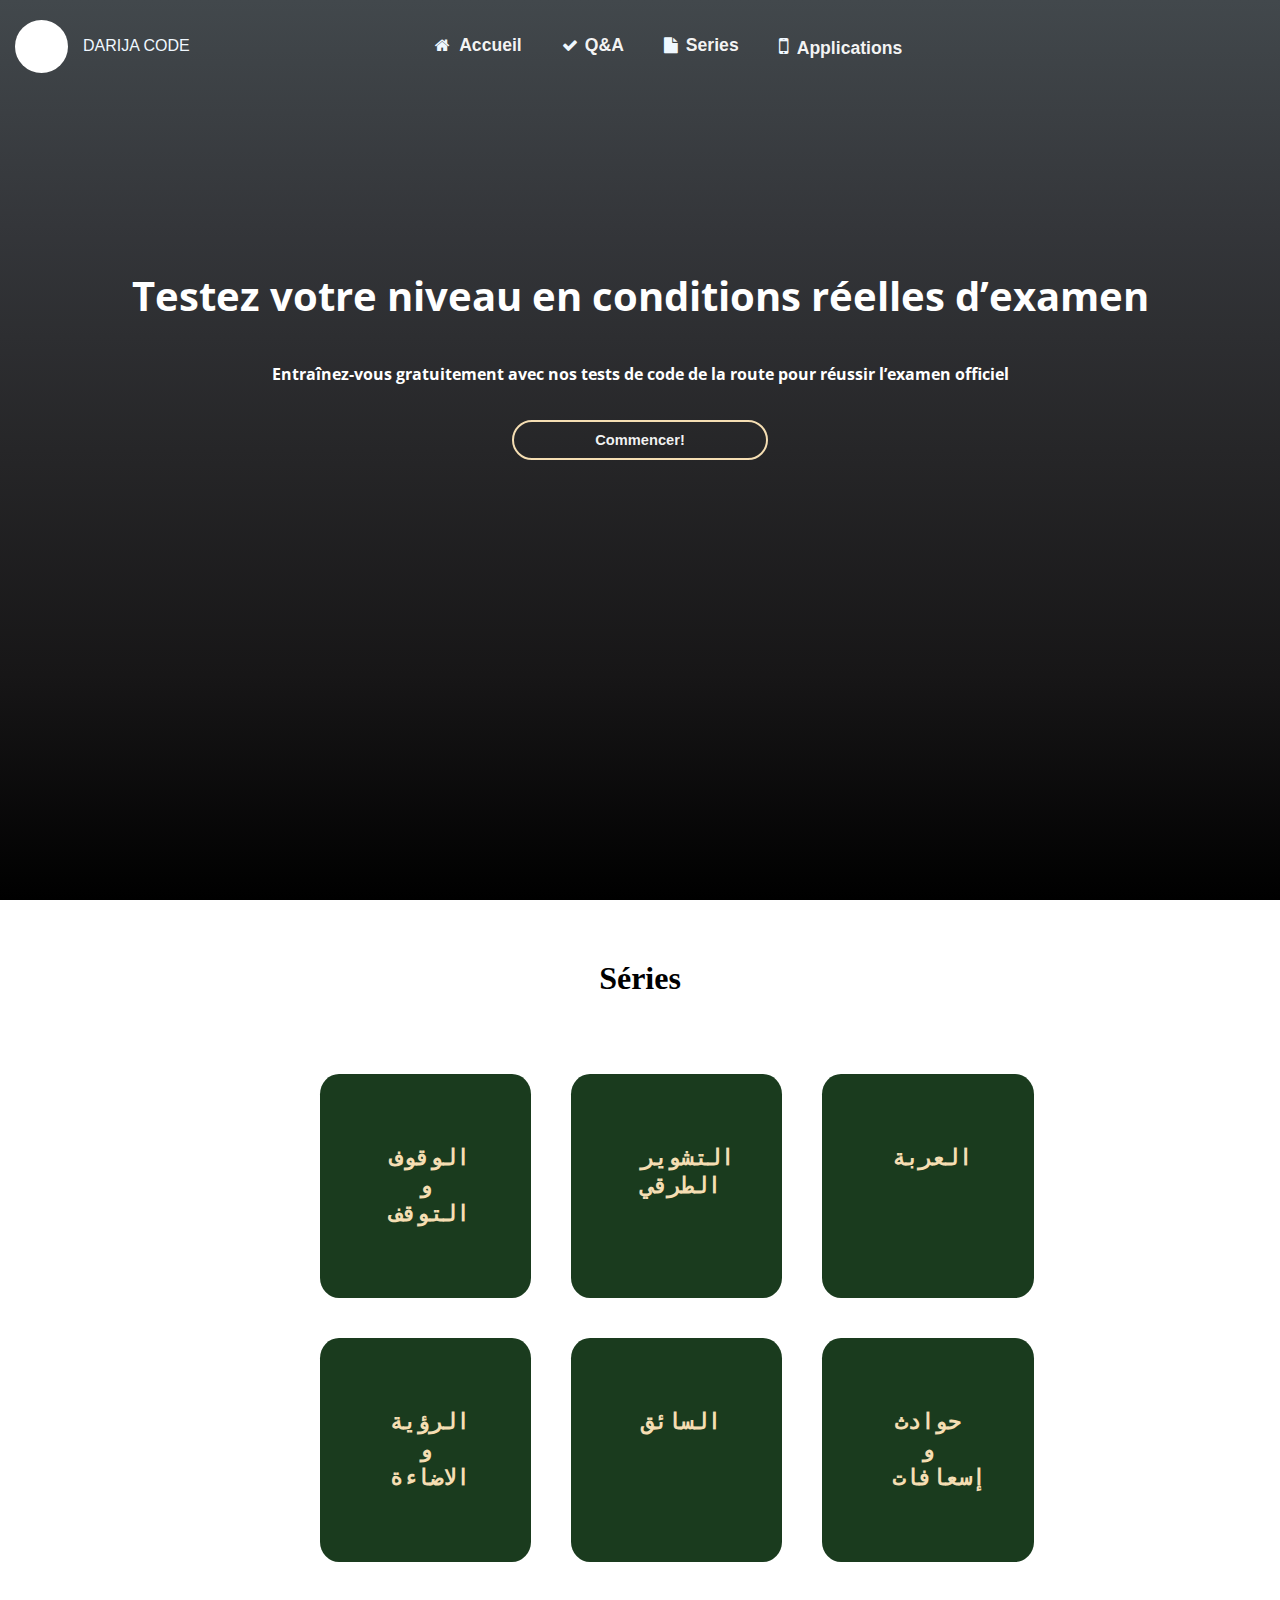
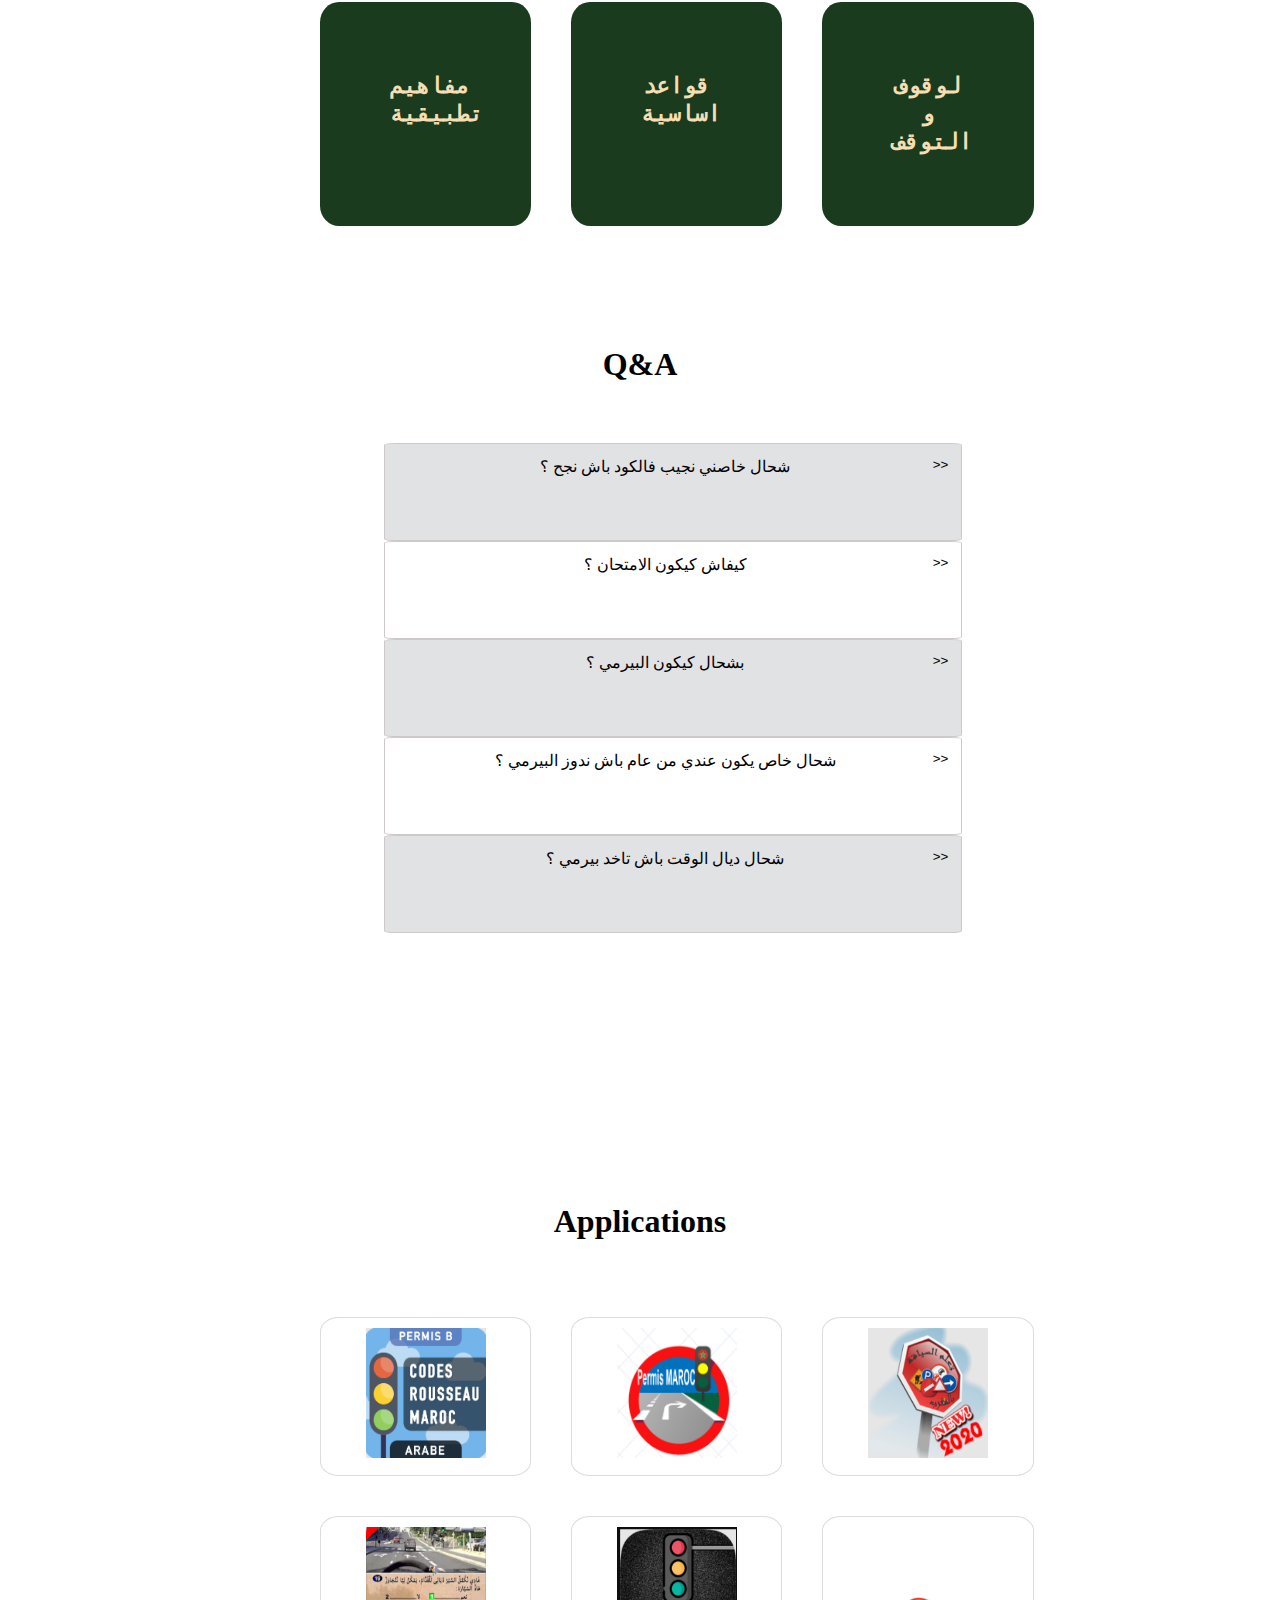
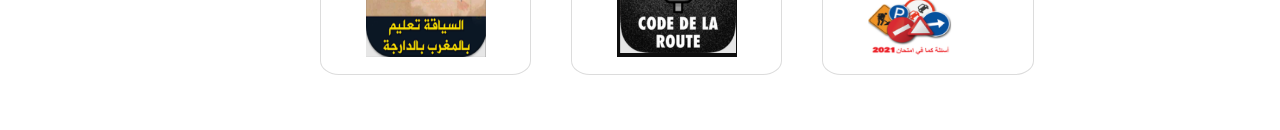
<file: index.html>
<!DOCTYPE html>
<html lang="en">

<head>
    <meta charset="UTF-8">
    <meta http-equiv="X-UA-Compatible" content="IE=edge">
    <meta name="viewport" content="width=device-width, initial-scale=1.0">
    <title>Darija Code</title>
    <link rel="stylesheet" href="style.css">
    <link href="https://cdn.jsdelivr.net/npm/bootstrap@5.1.3/dist/css/bootstrap.min.css" rel="stylesheet"
        integrity="sha384-1BmE4kWBq78iYhFldvKuhfTAU6auU8tT94WrHftjDbrCEXSU1oBoqyl2QvZ6jIW3" crossorigin="anonymous">
    <script src="js.js"></script>
    <link rel="preconnect" href="https://fonts.googleapis.com">
    <link rel="preconnect" href="https://fonts.gstatic.com" crossorigin>
    <link href="https://fonts.googleapis.com/css2?family=Open+Sans&display=swap" rel="stylesheet">
    <link rel="stylesheet" href="https://cdnjs.cloudflare.com/ajax/libs/font-awesome/4.7.0/css/font-awesome.min.css">
    <link href="http://maxcdn.bootstrapcdn.com/font-awesome/4.1.0/css/font-awesome.min.css" rel="stylesheet">
    <link rel="preconnect" href="https://fonts.googleapis.com">
    <link rel="preconnect" href="https://fonts.gstatic.com" crossorigin>
    <link href="https://fonts.googleapis.com/css2?family=Open+Sans&display=swap" rel="stylesheet">


    <link rel="preconnect" href="https://fonts.googleapis.com">
    <link rel="preconnect" href="https://fonts.gstatic.com" crossorigin>
    <link href="https://fonts.googleapis.com/css2?family=Open+Sans&display=swap" rel="stylesheet">
    <link rel="preconnect" href="https://fonts.googleapis.com">
    <link rel="preconnect" href="https://fonts.gstatic.com" crossorigin>
    <link href="https://fonts.googleapis.com/css2?family=Open+Sans&display=swap" rel="stylesheet">
    <style>

    </style>


</head>


<body>
    <section class="landing-page">
        <nav>
            <ul>



                <li>
                    <div class="logo-image">
                        <img src="code.jpg" class="img-fluid">

                    </div>
                </li>

                <li style="margin-left: -25px; padding-right: 230px;"> <a href="#"></a>DARIJA CODE</a></li>

                <li style=><i class="fa fa-home" style="padding-right: 5px;"></i>

                    <a href="#">Accueil</a>
                </li>


                <li><i class="fa fa-check" style="padding-right: 7px;
                    "></i><a href="#q">Q&A</a></li>


                <li><i class="fa fa-file" style="padding-right: 8px;"></i><a href="#serie">Series</a></li>

                <li><i class="fa fa-mobile" style="padding-right: 8px;  font-size: 1.4em;"></i><a
                        href="#a">Applications</a>
                </li>


            </ul>


        </nav>


        <p>Testez votre niveau en conditions réelles d’examen

        </p>
        <p>Entraînez-vous gratuitement avec nos tests de code de la route pour réussir l’examen officiel</p>
        <div>

            <button type="submit"><a href="#serie"> Commencer!</a></button>
        </div>


    </section>


    <section class="series">

        <p> <a name="serie">Séries</a>
        </p>

        <div class="silsilat">
            <div class="silsila"><a target="_blank" href=" test.html"> الوقوف و التوقف</a></div>
            <div class="silsila"><a target="_blank" href="test.html">التشوير الطرقي </a></div>
            <div class="silsila"><a target="_blank" href="test.html"> العربة</a></div>
            <div class="silsila"><a target="_blank" href="test.html"> الرؤية و الاضاءة</a></div>
            <div class="silsila"><a target="_blank" href="test.html"> السائق</a></div>
            <div class="silsila"><a target="_blank" href="test.html"> حوادث و إسعافات</a></div>
            <div class="silsila"><a target="_blank" href="test.html"> مفاهيم تطبيقية</a></div>
            <div class="silsila"><a target="_blank" href="test.html"> قواعد اساسية</a></div>
            <div class="silsila"><a href="test.html"> لوقوف و التوقف</a></div>



        </div>

    </section>
    <section class="questions">


        <p> <a name="q"> Q&A</a></p>

        <div class="contenu">
            <div class="qst impair">شحال خاصني نجيب فالكود باش نجح ؟<button id="q1"> >></button>
            </div>
            <div id="r1">ما بين 32 و 40</div>


            <div class="qst pair">كيفاش كيكون الامتحان ؟<button id="q2"> >></button></div>
            <div id="r2">الامتحإن الاول كيكون فالكود (اسئلة) و الثاني فيه السياقة</div>

            <div class="qst impair">بشحال كيكون البيرمي ؟<button id="q3"> >></button></div>
            <div id="r3">2500dh</div>



            <div class="qst pair">شحال خاص يكون عندي من عام باش ندوز البيرمي ؟<button id="q4"> >></button></div>
            <div id="r4">18 ans</div>


            <div class="qst impair ">شحال ديال الوقت باش تاخد بيرمي ؟<button id="q5"> >></button></div>
            <div id="r5">على حساب مدرسة السياقة لي نتا فيها</div>




        </div>

    </section>
    <section class="application">

        <p> <a name="a"> Applications</a></p>

        <div class="apps">
            <div class="app"><a
                    href="https://play.google.com/store/apps/details?id=codes.rousseau.maroc&hl=fr&gl=US"><img
                        src="images/app1.png"></a></div>
            <div class="app"><a href=https://apps.apple.com/al/app/permis-maroc/id1553925717><img
                        src="images/app2.png"></a></div>
            <div class="app"><a href=https://apkpure.com/permis-maroc-2020/com.permis.codemaroc><img
                        src="images/app3.png"></a></div>
            <div class="app"><a
                    href=https://apkgk.com/fr/com.siya9a.maroc.darija.jadid.casablanca.maroc.permis.rokhsat.siya9a><img
                        src="images/app.png"></a></div>
            <div class="app"><a
                    href=https://apkpure.com/code-de-la-route-2021/com.codedelaroute.permisecole.permisdeconduire.app><img
                        src="images/app5.png"></a></div>
            <div class="app"><a
                    href=https://apkpure.com/%D8%B3%D9%84%D8%A7%D8%B3%D9%84-%D8%AA%D8%B9%D9%84%D9%8A%D9%85-%D8%A7%D9%84%D8%B3%D9%8A%D8%A7%D9%82%D8%A9-%D8%A3%D8%B3%D8%A6%D9%84%D8%A9-%D9%83%D9%85%D8%A7-%D9%81%D9%8A-%D8%A7%D9%85%D8%AA%D8%AD%D8%A7%D9%86/com.auto.ecole.maroc><img
                        src="images/app6.png"></a></div>

        </div>

    </section>



    <script type="text/javascript" src="js.js"></script>
</body>

</html>
</file>
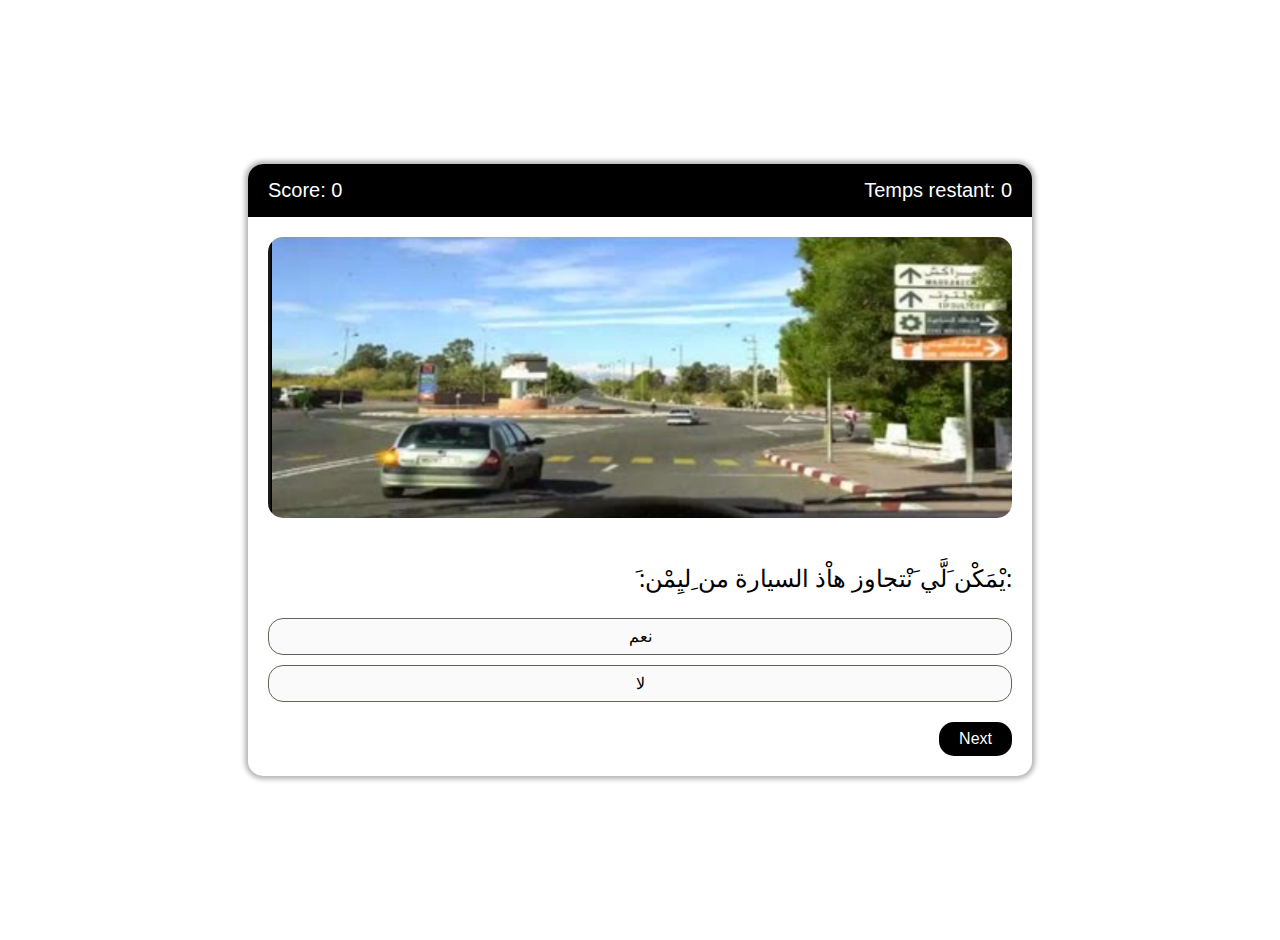
<file: test.html>
<!DOCTYPE html>
<html lang="en">

<head>
    <link rel="stylesheet" type="" href="test.css">
<link rel="preconnect" href="https://fonts.googleapis.com">
<link rel="preconnect" href="https://fonts.gstatic.com" crossorigin>
<link href="https://fonts.googleapis.com/css2?family=Open+Sans&display=swap" rel="stylesheet">
</head>


<body>

    <div class="box">
        <div class="header">
            <span> Score: <span id="score">0</span> </span>
            <span> Temps restant: <span id="number">0</span> </span>

        </div>
        <div class="qa_body">
            <div class="QST active">
                <img src="images/p1.png" alt="qst1">

                <div class="soal">
                    <p>َ :يْمَكْن َلَّي َنْتجاوز هاْذ السيارة من ِليِمْن:</p>
                </div>
                <div class="input">
                    <input type="radio" name="a1" valid="valid">
                    <span>نعم</span>
                </div>
                <div class="input">
                    <input type="radio" name="a1">
                    <span>لا</span>
                </div>
            </div>
            <div class="QST">
                <img src="images/p2.png" alt="qst2">
                <div class="soal">
                    <p>َ :يْمَكْن َلَّي َنْتجاوز هاْذ الراجلين</p>
                </div>

                <div class="input">
                    <input type="radio" name="a2">
                    <span>نعم</span>
                </div>
                <div class="input">
                    <input type="radio" name="a2" valid="valid">
                    <span>لا</span>
                </div>
            </div>
            <div class="QST">
                <img src="images/p3.png" alt="qst3">

                <div class="soal">
                    <p>َ :نتجاوز بسرعة </p>
                </div>
                <div class="input">
                    <input type="radio" name="a3">

                    <span>نعم</span>
                </div>
                <div class="input">
                    <input type="radio" name="a3">
                    <span>لا</span>

                </div>

            </div>
            <div class="QST">
                <img src="images/p4.png" alt="qst4">
                <div class="soal">
                    <p>َ :نزيد فالسرعة</p>
                </div>

                <div class="input">
                    <input type="checkbox" name="a4">
                    <span>نعم</span>
                </div>
                <div class="input">
                    <input type="checkbox" name="a4" valid="valid">
                    <span>لا</span>
                </div>

            </div>
            <div class="QST">
                <img src="images/p5.png" alt="qst5">
                <div class="soal">


                    <p> عند ملتقى الطرق المقبل نعطي حق الاسبقية :</p>
                </div>

                <div class="input">
                    <input type="radio" name="a5" valid="valid">
                    <span>نعم</span>
                </div>
                <div class="input">
                    <input type="radio" name="a5">
                    <span>لا</span>
                </div>

            </div>
            <div class="QST">
                <img src="images/p6.png" alt="qst6">
                <div class="soal">


                    <p> :مسافة الامان كافية </p>
                </div>

                <div class="input">
                    <input type="checkbox" name="a6" valid="valid">
                    <span>نعم</span>
                </div>
                <div class="input">
                    <input type="checkbox" name="a6">
                    <span>لا</span>
                </div>


            </div>
            <div class="QST ">
                <img src="images/p7.png" alt="qst7">

                <div class="soal">


                    <p>:نتجاوز الان </p>
                </div>


                <div class="input">

                    <input type="radio" name="a7">
                    <span>نعم</span>
                </div>
                <div class="input">
                    <input type="radio" name="a7" valid="valid">
                    <span>لا</span>
                </div>
            </div>
            <div class="QST">
                <img src="images/p8.png" alt="qst1">

                <div class="soal">
                    <p>َ :في ملتقى الطرق لي جاي نعطي الحق الاسبقية لليمين </p>
                </div>
                <div class="input">
                    <input type="checkbox" name="a8" valid="valid">
                    <span>نعم</span>
                </div>
                <div class="input">
                    <input type="checkbox" name="a8">
                    <span>لا</span>
                </div>

            </div>
            <div class="QST ">
                <img src="images/p9.png" alt="qst2">
                <div class="soal">
                    <p>km/h هاد الاشارة كتمنع السير ب 60 </p>
                </div>

                <div class="input">
                    <input type="checkbox" name="a9">
                    <span>نعم</span>
                </div>
                <div class="input">
                    <input type="checkbox" name="a9" valid="valid">
                    <span>لا</span>
                </div>

            </div>
            <div class="QST ">
                <img src="images/p10.png" alt="qst3">

                <div class="soal">
                    <p>َ :نتجاوز بسرعة</p>
                </div>
                <div class="input">
                    <input type="checkbox" name="a10">
                    <span>نعم</span>
                </div>
                <div class="input">
                    <input type="checkbox" name="a10" valid="valid">
                    <span>لا</span>
                </div>

            </div>
            <div class="QST" id="back">
                <h4 style="text-align: center; color: aliceblue;"> <span id="totalScore">0</span> /10</h4>
            </div>




        </div>

        <div class="footer">
            <span class="btn1" id="skip">Next</span>

        </div>
    </div>











    <script type="text/javascript" src="test.js"></script>
</body>

</html>
</file>
<file: style.css>
* {
  margin: 0;
  padding: 0;
}

.landing-page {
  height: 100vh;

  text-align: center;
  margin: 0;
  padding: 0;

  background-image: linear-gradient(
    to top,
    #000000,
    #171617,
    #262628,
    #34363a,
    #42484c
  );
}
.landing-page a {
  text-decoration: none;
  color: rgba(255, 255, 255, 0.938);
  font-family: "Open Sans", sans-serif;
  font-family: "Source Sans 3", sans-serif;
  font-size: 1.1em;
  font-weight: bold;
}
.landing-page a:hover {
  color: #f00606;
  transition: 0.8s;
}
.logo-image {
  width: 53px;
  height: 53px;
  border-radius: 50%;
  overflow: hidden;
  margin-top: -15px;
}
li {
  list-style: none;
}
nav {
  margin-bottom: 180px;
}
nav a {
  color: rgb(255, 245, 245);
  text-decoration: none;
  font-family: Verdana, Geneva, Tahoma, sans-serif;
}

nav ul {
  margin: 0;
  display: flex;
  flex-direction: row;
}
nav ul li {
  margin-top: 20px;
  padding: 15px;
  padding-right: 25px;
  color: aliceblue;
  font-family: Impact, Haettenschweiler, "Arial Narrow Bold", sans-serif;
}
@media screen and (max-width: 1200px) {
  nav ul li {
    margin-top: 20px;
    padding: 14px;
    padding-right: 12px;
  }
}
nav ul li a:hover {
  transition: 0.9s;
}
nav + p {
  font-family: "Open Sans", sans-serif;
  color: white;
  text-align: center;
  font-size: 40px;
  font-weight: bold;
}
nav + p + p {
  font-family: "Open Sans", sans-serif;
  color: white;
  text-align: center;
  font-weight: bold;
  margin-top: 40px;
}
nav + p + p + div {
  text-align: center;
}
nav + p + p + div button {
  width: 20%;
  padding: 10px;
  margin-top: 35px;
  border-radius: 25px;
  border: 2px solid wheat;
  color: white;
  background: none;
  font-weight: bold;
}
nav + p + p + div button:hover,
nav + p + p + div button:hover a {
  color: #524f4f;
  background-color: bisque;
  transition: 0.8s;
}

/* ------------------------------SERIES------------------------------ */

.series {
  margin-top: 60px;
  margin-bottom: 120px;
}
.series p:first-child,
.application p {
  text-align: center;
  font-weight: bold;
  font-size: 2em;
}

.silsilat p {
  font-family: "Open Sans", sans-serif;
}

.series .silsilat {
  margin-left: 320px;
  margin-top: 77px;
  margin-bottom: 77px;
  display: grid;
  grid-template-columns: repeat(3, 22%);
  grid-gap: 40px;
  color: white;
  text-align: center;
  font-size: 1.7em;
  font-weight: bold;
  font-family: monospace;
}
@media screen and (max-width: 800px) {
  .series .silsilat {
    margin-left: 118px;
    grid-gap: 50px;
  }
  .silsilat > div a {
    text-align: center;
    position: relative;
  }
}

.silsilat > div {
  padding: 70px;
}

.silsila {
  background-color: #1a3b1e;
  border-radius: 9%;
}
.silsila:hover {
  background-color: rgb(255, 220, 22);
  transition: 0.3s;
}

/* -----------------------questions------------------------------- */

.questions p {
  text-align: center;
  font-weight: bold;
  font-size: 2em;
}
.contenu {
  margin-top: 60px;
}

.questions {
  /* margin-top: 70px; */
  margin-bottom: 270px;
  /* background-color: salmon; */
}
.qst {
  text-align: center;
  padding: 13px;
  background: rgb(185, 183, 183);
  width: 43%;
  height: 70px;
  border-radius: 2%;
  border: 1.4px solid rgb(206, 201, 201);
  position: relative;
  left: 30%;
}

.qst p {
  font-family: "Open Sans", sans-serif;
}
.pair {
  background-color: rgb(255, 255, 255);
}
.impair {
  background-color: #e0e2e4;
}

.questions button {
  text-decoration: none;
  float: right;
  border: none;
  background-color: transparent;
}

#r1,
#r2,
#r3,
#r4,
#r5,
#r6 {
  text-align: center;
  padding: 13px;
  color: wheat;
  background-color: rgb(231, 13, 86);
  width: 43%;
  height: 70px;
  display: none;

  border: 1.4px solid rgb(206, 201, 201);
  position: relative;
  left: 30%;
}

.silsilat a {
  text-decoration: none;
  color: wheat;
}

.app img {
  width: 120px;
  height: 130px;
}

.application .apps {
  margin-left: 320px;
  margin-top: 77px;
  margin-bottom: 77px;
  display: grid;
  grid-template-columns: repeat(3, 22%);
  grid-gap: 40px;
  color: white;
  text-align: center;
  font-size: 1.7em;
  font-weight: bold;
  font-family: monospace;
}
@media screen and (max-width: 800px) {
  .application .apps {
    margin-left: 118px;
    grid-gap: 50px;
  }
  .app > div a {
    text-align: center;
  }
}

.apps > div {
  padding: 10px;
}

.app {
  background-color: transparent;
  border-radius: 9%;
  border: 1px solid gainsboro;
}
.app:hover {
  background-color: rgb(255, 220, 22);
  transition: 0.3s;
}

/*--------------------------- FOOTER --------------------------------*/
</file>
<file: test.css>
/* img {
  width: 700px;
  height: 400px;
  position: relative;
  left: 28%;
  margin-top: 30px;
  margin-bottom: -20px;
  border: 2px solid gainsboro;
  border-bottom: none;
  border-radius: 14px;
  border-left: none;
  border-right: none;
  border-bottom-left-radius: 0;
  border-bottom-right-radius: 0;
}
body {
  margin: 0;
  padding: 0;
}

section {
  background-color: rgb(255, 255, 255);
  height: 100vh;
  width: 100%;
}
.contenu1 {
  margin-left: -10%;
}
.qst {
  width: 700px;
  height: 200px;
  background-color: rgb(255, 255, 255);
  position: relative;
  left: 28%;
  margin-top: 14px;
  border-radius: 14px;
  border-top-left-radius: 0;
  border-top-right-radius: 0;
  border: 2px solid rgb(121, 116, 116);
}

.qst p {
  float: right;
  margin-right: 44px;
}
@media screen and (max-width: 900px) {
  img {
    width: 500px;
  }
  .qst {
    width: 500px;
  }
}

@media screen and (max-width: 600px) {
  img {
    width: 340px;
  }
  .qst {
    width: 340px;
  }
}
.buttons {
  position: relative;
  top: 35%;
  line-height: 39px;
  text-align: center;
  left: 36%;
}
.buttons button {
  width: 40%;
  text-align: center;
  height: 35px;
  background-color: rgb(238, 229, 235);

  border: none;
  border: 1px solid black;
}

.buttons button:hover {
  color: antiquewhite;
  background-color: rgb(59, 56, 56);

  transition: 0.6s;
  cursor: pointer;
}
#countdown {
  width: 70px;
  height: 70px;
  margin-top: -10px;
  border: 2.5px green solid;
  border-radius: 50%;
  margin-left: 117px;
}
#number {
  text-align: center;
  padding: 22px;
}

.next {
  color: seagreen;
  position: absolute;
  left: 70%;
  top: 38%;
}
.accueil {
  color: rgb(52, 58, 63);
  position: absolute;
  top: 0;
  margin: 20px;
}
@media screen and (max-width: 1200px) {
  #countdown {
    margin-left: 50px;
  }
  .next {
    position: absolute;
    left: 88%;
    top: 50%;
  }
  .contenu1 {
    display: block;
    margin-left: -130px;
  }
  .contenu2 {
    display: none;
  }
  .accueil {
    margin: 0px;
  }
}

.next button {
  width: 90px;
  height: 40px;
  background-color: rgb(81, 129, 59);
  border-radius: 8px;
  border: none;
  color: aliceblue;
  font-size: 1em;
  font-family: "Courier New", Courier, monospace;
  cursor: pointer;
}
#next button:hover {
  background-color: aliceblue;
  color: black;
  transition: 0.4s;
  font-weight: bold;
} */

body {
  font-family: Arial, Helvetica, sans-serif;
  font-size: 16px;
  margin: 20px;

  color: #000;
  display: flex;
  align-items: center;
  justify-content: space-around;
  min-height: 100vh;
}
.box {
  width: 60%;
  padding: 20px;
  min-height: 100px;
  background-color: #fff;
  box-shadow: 0 0 5px 3px rgba(0, 0, 0, 0.3);
  border-radius: 15px;
}

.header {
  background-color: #000000;
  color: #fff;
  display: flex;
  justify-content: space-between;
  padding: 15px 20px;
  margin: -20px -20px 20px;
  border-radius: 15px 15px 0 0;
  font-size: 20px;
}

.QST img {
  width: 100%;
  align-items: center;
  border-radius: 15px;
  margin-bottom: 15px;
}
.QST {
  display: none;
}
.QST.active {
  display: block;
}
#back {
  width: 100%;
  height: 100%;
  font-size: 4em;
}

.input {
  position: relative;
  margin-bottom: 10px;
}

.input input {
  opacity: 0;
  position: absolute;
  left: 0;
  top: 0;
  width: 100%;
  height: 100%;
  z-index: 1;
  cursor: pointer;
}

.input span {
  display: block;
  padding: 8px 15px;
  background-color: #fafafa;
  border: 1px solid rgb(99, 99, 83);
  border-radius: 15px;
  transition: all 0.3 ease-in-out;
}

.input:hover span {
  background-color: #9ab5ac;
}

.input input:checked + span {
  background-color: #ff0000;
}

.input input[valid]:checked + span {
  background-color: green;
  color: #fff;
}

.footer {
  padding: 10px 0 0;
  text-align: right;
}

.btn1 {
  display: inline-block;
  padding: 8px 20px;
  background-color: #000000;
  color: #fff;
  border-radius: 15px;
  cursor: pointer;
  transition: all 0.3s ease-out;
}

.btn1:hover {
  background-color: #c99090;
  color: #000;
}
.input span {
  text-align: center;
}
.soal {
  text-align: right;
}
.soal p {
  font-size: 1.5em;
  font-family: "Open Sans", sans-serif;
}
</file>
